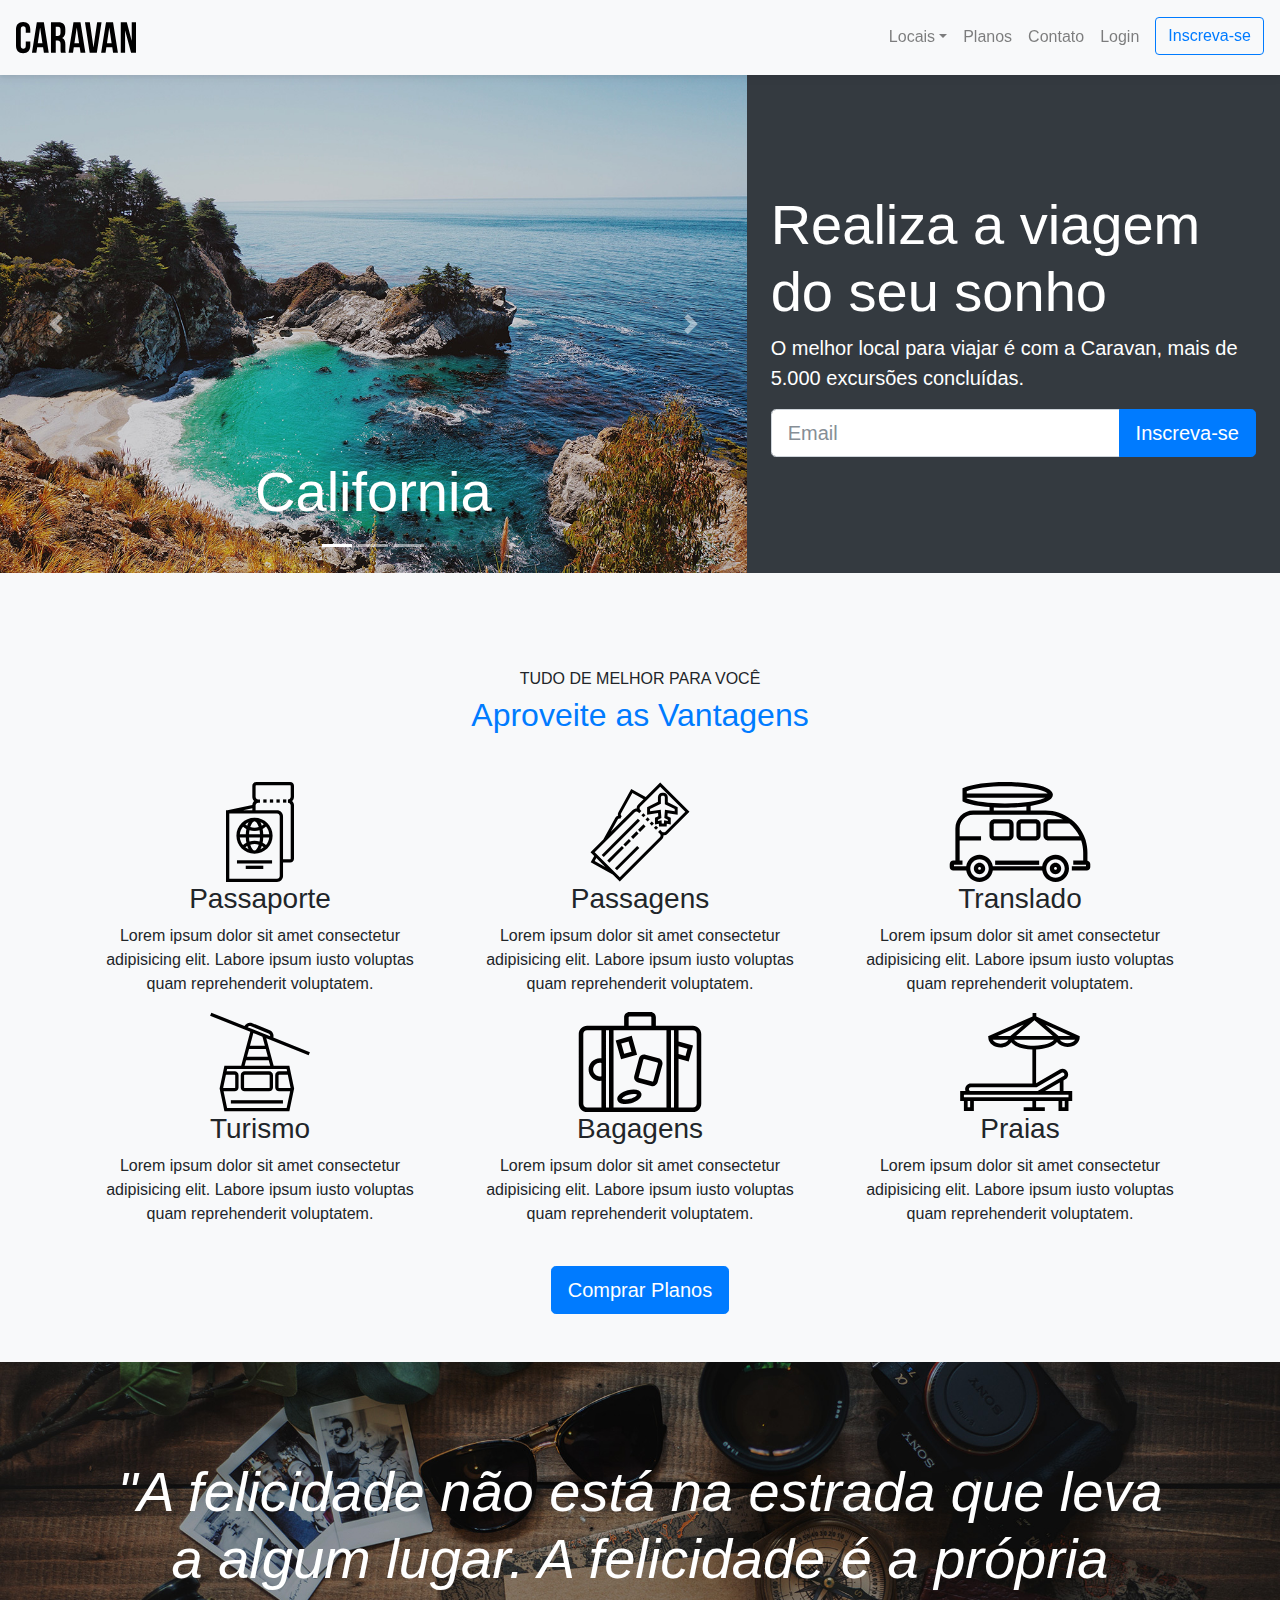
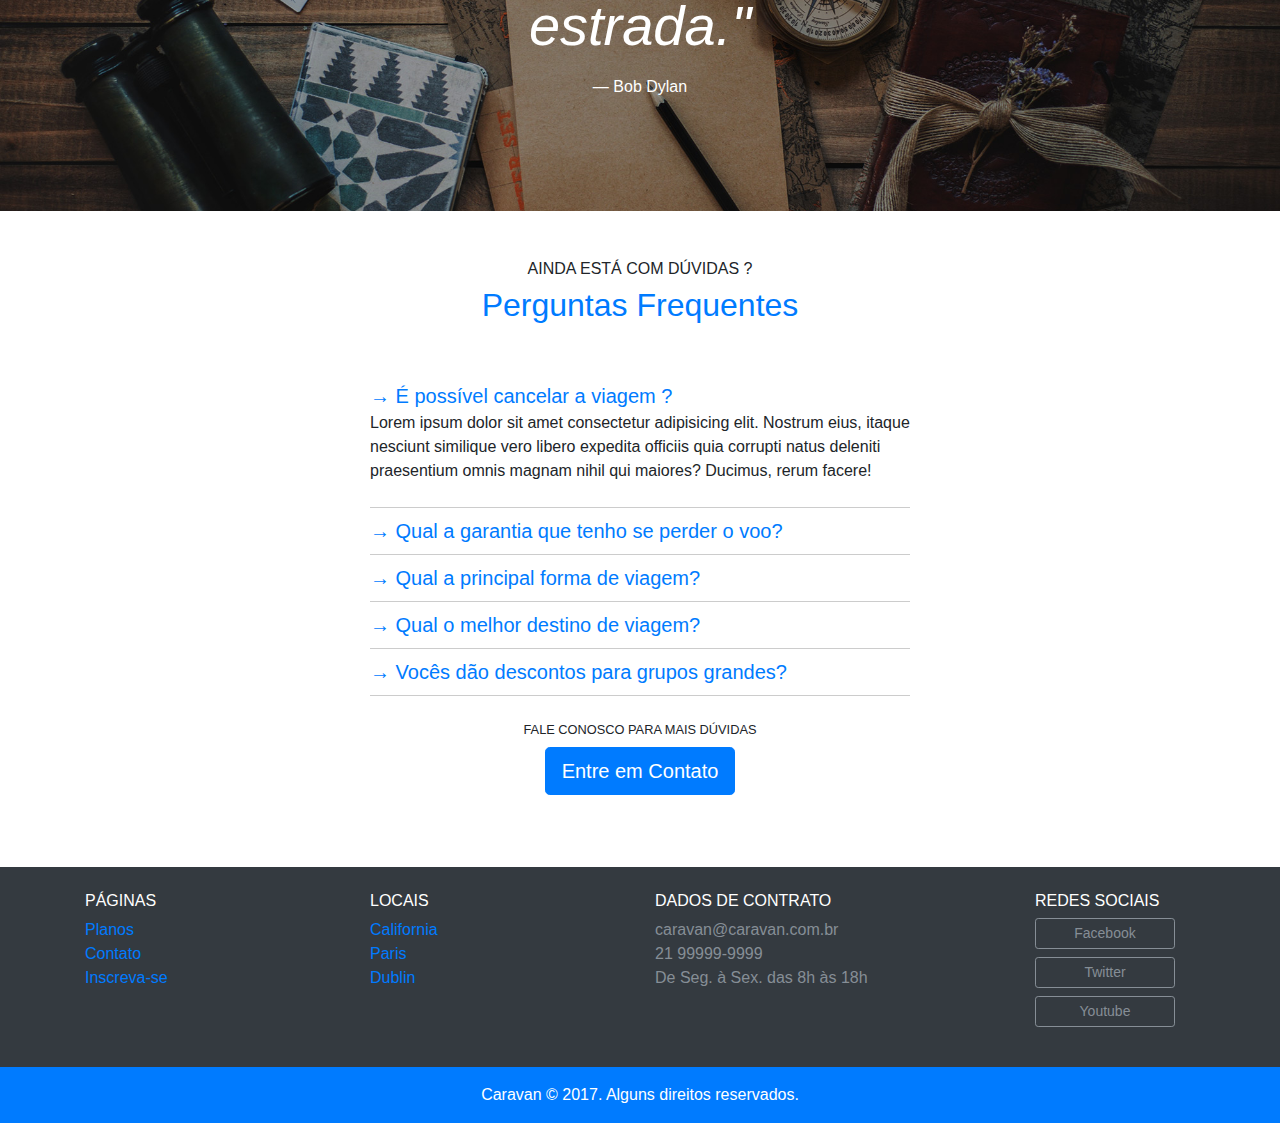
<file: index.html>
<!DOCTYPE html>
<html>

<head>
  <title>Caravan</title>

  <meta charset="utf-8">
  <meta name="viewport" content="width=device-width, initial-scale=1, shrink-to-fit=no">

  <link rel="stylesheet" href="css/bootstrap.css">
  <link rel="stylesheet" href="css/style.css">

  <script type="text/javascript" src="js/jquery-3.2.1.slim.min.js"></script>
  <script type="text/javascript" src="js/popper.min.js"></script>
  <script type="text/javascript" src="js/bootstrap.js"></script>
  <script type="text/javascript" src="js/app.js"></script>

</head>

<body>

  <!-- Modal Login -->

  <div class="modal fade" id="loginModal" tabindex="-1" aria-labelledby="modalLoginTitulo" aria-hidden="true">
    <div class="modal-dialog">
      <div class="modal-content">
        <div class="modal-header">
          <h5 class="modal-title" id="modalLoginTitulo">Entre na sua conta</h5>
          <button type="button" class="close" data-dismiss="modal" aria-label="Close">
            <span aria-hidden="true">&times;</span>
          </button>
        </div>
        <div class="modal-body">
          <form>
            <div class="form-group">
              <label for="loginEmail">Email</label>
              <input type="email" class="form-control" id="loginEmail">
            </div>
            <div class="form-group">
              <label for="loginPassword">Password</label>
              <input type="password" class="form-control" id="loginPassword">
            </div>
            <button type="submit" class="btn btn-primary">Entrar na conta</button>
            <small class="form-text text-muted">Esqueceu a senha? <a href="#">clique aqui</a>.</small>
          </form>
        </div>
      </div>
    </div>
  </div>

  <!-- Fecha Modal -->

  <!-- Menu top -->
  <nav class="navbar navbar-light bg-light navbar-expand-md fixed-top py-3 box-shadown">
    <a href="#" class="navbar-brand">
      <img src="img/caravan.svg" alt="Caravan">
    </a>
    <button class="navbar-toggler" type="button" data-toggle="collapse" data-target="#navbarSupportedContent" aria-controls="navbarSupportedContent" aria-expanded="false" aria-label="Abrir navegação">
      <span class="navbar-toggler-icon"></span>
    </button>
    <div class="collapse navbar-collapse" id="navbarSupportedContent">
      <ul class="navbar-nav ml-auto">
        <li class="nav-item dropdown">
          <a href="#" class="nav-link dropdown-toggle" id="navbarDropdown" role="button" data-toggle="dropdown" aria-haspopup="true" aria-expanded="false">Locais</a>
          <div class="dropdown-menu" aria-labelledby="navbarDropdown">
            <a class="dropdown-item" href="local.html">California</a>
            <a class="dropdown-item" href="local.html">Paris</a>
            <a class="dropdown-item" href="local.html">Dublin</a>
          </div>
        </li>
        <li nav-item>
          <a href="planos.html" class="nav-link">Planos</a>
        </li>
        <li nav-item>
          <a href="contato.html" class="nav-link">Contato</a>
        </li>
        <li nav-item>
          <a href="#" class="nav-link" data-toggle="modal" data-target="#loginModal">Login</a>
        </li>
        <li nav-item>
          <a href="#" class=" btn btn-outline-primary ml-md-2">
            Inscreva-se
          </a>
        </li>
      </ul>
    </div>
  </nav>

  <!-- Carrossel -->
  <section class="container-fluid">
    <div class="row bg-dark text-white">
      <!-- Carrossel -->
      <div class="col-lg-7 p-0">
        <div id="carouselCidades" class="carousel slide" data-ride="carousel">
          <ol class="carousel-indicators">
            <li data-target="#carouselCidades" data-slide-to="0" class="active"></li>
            <li data-target="#carouselCidades" data-slide-to="1"></li>
            <li data-target="#carouselCidades" data-slide-to="2"></li>
          </ol>
          <div class="carousel-inner">
            <div class="carousel-item active">
              <img src="img/california.jpg" class="d-block w-100" alt="california">
              <div class="carousel-caption">
                <h4 class="display-4">California</h4>
              </div>
            </div>
            <div class="carousel-item">
              <img src="img/paris.jpg" class="d-block w-100" alt="Paris">
              <div class="carousel-caption">
                <h4 class="display-4">Paris</h4>
              </div>

            </div>
            <div class="carousel-item">
              <img src="img/dublin.jpg" class="d-block w-100" alt="Dublin">
              <div class="carousel-caption">
                <h4 class="display-4">Dublin</h4>
              </div>
            </div>
          </div>
          <a class="carousel-control-prev" href="#carouselCidades" role="button" data-slide="prev">
            <span class="carousel-control-prev-icon" aria-hidden="true"></span>
            <span class="sr-only">Previous</span>
          </a>
          <a class="carousel-control-next" href="#carouselCidades" role="button" data-slide="next">
            <span class="carousel-control-next-icon" aria-hidden="true"></span>
            <span class="sr-only">Next</span>
          </a>
        </div>
      </div>
      <!-- Campo de Email -->
      <div class="col-lg-5 p-4 align-self-center">
        <h1 class="display-4">Realiza a viagem do seu sonho</h1>
        <p class="lead">O melhor local para viajar é com a Caravan, mais de 5.000 excursões concluídas.</p>
        <form>
          <div class="input-group input-group-lg">
            <input type="text" class="form-control" placeholder="Email" aria-label="Email" aria-describedby="button-addon2">
            <span class="input-group-btn">
              <button class="btn btn-primary" type="button" id="button-addon2">Inscreva-se</button>
            </span>
          </div>
        </form>
      </div>


    </div>
  </section>


  <!-- Lista de Icones -->
  <section class="py-5 bg-light text-center
  text-center">
    <div class="container">
      <div class="my-5">
        <span class="h6 d-block">TUDO DE MELHOR PARA VOCÊ</span>
        <H2 class="diplay-4 text-primary ">Aproveite as Vantagens</H2>
      </div>
      <div class="row">
        <div class="col-xl-4 col-md-6 ">
          <div style="height: 100px" class="d-flex justify-content-center">
            <img src="img/icones/passaporte.svg" alt="Passaporte">
          </div>
          <h3>Passaporte</h3>
          <p>Lorem ipsum dolor sit amet consectetur adipisicing elit. Labore ipsum iusto voluptas quam reprehenderit voluptatem.</p>
        </div>
        <div class="col-xl-4 col-md-6 ">
          <div style="height: 100px" class="d-flex justify-content-center">
            <img src="img/icones/passagens.svg" alt="Passagens">
          </div>
          <h3>Passagens</h3>
          <p>Lorem ipsum dolor sit amet consectetur adipisicing elit. Labore ipsum iusto voluptas quam reprehenderit voluptatem.</p>
        </div>
        <div class="col-xl-4 col-md-6 ">
          <div style="height: 100px" class="d-flex justify-content-center">
            <img src="img/icones/translado.svg" alt="Translado">
          </div>
          <h3>Translado</h3>
          <p>Lorem ipsum dolor sit amet consectetur adipisicing elit. Labore ipsum iusto voluptas quam reprehenderit voluptatem.</p>
        </div>
        <div class="col-xl-4 col-md-6 ">
          <div style="height: 100px" class="d-flex justify-content-center">
            <img src="img/icones/turismo.svg" alt="Turismo">
          </div>
          <h3>Turismo</h3>
          <p>Lorem ipsum dolor sit amet consectetur adipisicing elit. Labore ipsum iusto voluptas quam reprehenderit voluptatem.</p>
        </div>
        <div class="col-xl-4 col-md-6 ">
          <div style="height: 100px" class="d-flex justify-content-center">
            <img src="img/icones/bagagens.svg" alt="Bagagens">
          </div>
          <h3>Bagagens</h3>
          <p>Lorem ipsum dolor sit amet consectetur adipisicing elit. Labore ipsum iusto voluptas quam reprehenderit voluptatem.</p>
        </div>
        <div class="col-xl-4 col-md-6 ">
          <div style="height: 100px" class="d-flex justify-content-center">
            <img src="img/icones/praias.svg" alt="Praias">
          </div>
          <h3>Praias</h3>
          <p>Lorem ipsum dolor sit amet consectetur adipisicing elit. Labore ipsum iusto voluptas quam reprehenderit voluptatem.</p>
        </div>
      </div>
      <div>
        <a href="planos.html" class="btn btn-primary btn-lg mt-4">Comprar Planos</a>
      </div>
    </div>
  </section>

  <!-- Blockquote Frase em Destaque -->
  <section id="home-quote" class="p-md-5">
    <blockquote class="blockquote text-center text-white p-md-5 p-3">
      <p class="display-4">
        <em>"A felicidade não está na estrada que leva a algum lugar. A felicidade é a própria estrada."</em>
      </p>
      <footer class="blockquote-footer text-white">Bob Dylan</footer>
    </blockquote>
  </section>

  <!-- Perguntas Frequentes -->
  <section class="container">
    <div class="my-5 text-center">
      <span class="h6 d-block">AINDA ESTÁ COM DÚVIDAS ?</span>
      <h2 class="diplay-4 text-primary ">Perguntas Frequentes</h2>
    </div>
    <div class="row justify-content-center">
      <div class="col-lg-6" id="perguntasFrequentes" data-children=".pergunta">
        <div class="pergunta py-2">
          <a href="#pergunta1" class="lead" data-toggle="collapse" data-parent="#perguntasFrequentes" aria-expanded="true" aria-controls="pergunta1">→ É possível cancelar a viagem ? </a>
          <div id="pergunta1" class="collapse show" role="tabpanel">

            <p>Lorem ipsum dolor sit amet consectetur adipisicing elit. Nostrum eius, itaque nesciunt similique vero libero expedita officiis quia corrupti natus deleniti praesentium omnis magnam nihil qui maiores? Ducimus, rerum facere!</p>
          </div>
        </div>
        <div class="pergunta py-2">
          <a href="#pergunta2" class="lead" data-toggle="collapse" data-parent="#perguntasFrequentes" aria-expanded="true" aria-controls="pergunta2">→ Qual a garantia que tenho se perder o voo? </a>
          <div id="pergunta2" class="collapse" role="tabpanel">

            <p>Lorem ipsum dolor sit amet consectetur adipisicing elit. Nostrum eius, itaque nesciunt similique vero libero expedita officiis quia corrupti natus deleniti praesentium omnis magnam nihil qui maiores? Ducimus, rerum facere!</p>
          </div>
        </div>
        <div class="pergunta py-2">
          <a href="#pergunta3" class="lead" data-toggle="collapse" data-parent="#perguntasFrequentes" aria-expanded="true" aria-controls="pergunta3">→ Qual a principal forma de viagem? </a>
          <div id="pergunta3" class="collapse" role="tabpanel">

            <p>Lorem ipsum dolor sit amet consectetur adipisicing elit. Nostrum eius, itaque nesciunt similique vero libero expedita officiis quia corrupti natus deleniti praesentium omnis magnam nihil qui maiores? Ducimus, rerum facere!</p>
          </div>
        </div>
        <div class="pergunta py-2">
          <a href="#pergunta4" class="lead" data-toggle="collapse" data-parent="#perguntasFrequentes" aria-expanded="true" aria-controls="pergunta4">→ Qual o melhor destino de viagem? </a>
          <div id="pergunta4" class="collapse" role="tabpanel">

            <p>Lorem ipsum dolor sit amet consectetur adipisicing elit. Nostrum eius, itaque nesciunt similique vero libero expedita officiis quia corrupti natus deleniti praesentium omnis magnam nihil qui maiores? Ducimus, rerum facere!</p>
          </div>
        </div>
        <div class="pergunta py-2">
          <a href="#pergunta5" class="lead" data-toggle="collapse" data-parent="#perguntasFrequentes" aria-expanded="true" aria-controls="pergunta5">→ Vocês dão descontos para grupos grandes? </a>
          <div id="pergunta5" class="collapse" role="tabpanel">

            <p>Lorem ipsum dolor sit amet consectetur adipisicing elit. Nostrum eius, itaque nesciunt similique vero libero expedita officiis quia corrupti natus deleniti praesentium omnis magnam nihil qui maiores? Ducimus, rerum facere!</p>
          </div>
        </div>
        <div class="text-center my-4">
          <p class="small m-2">FALE CONOSCO PARA MAIS DÚVIDAS</p>
          <a href="contato.html" class="btn btn-primary btn-lg">Entre em Contato</a>
        </div>
      </div>
    </div>


  </section>

  <!-- Footer -->
  <footer class="bg-dark text-white mt-5">
    <div class="container py-4">
      <div class="row">
        <div class="col-md-3 col-6">
          <h4 class="h6">PÁGINAS</h4>
          <ul class="list-unstyled">
            <li><a href="planos.html">Planos</a></li>
            <li><a href="contato.html">Contato</a></li>
            <li><a href="inscricao.html">Inscreva-se</a></li>
          </ul>
        </div>
        <div class="col-md-3 col-6">
          <h4 class="h6">LOCAIS</h4>
          <ul class="list-unstyled">
            <li><a href="planos.html">California</a></li>
            <li><a href="contato.html">Paris</a></li>
            <li><a href="inscricao.html">Dublin</a></li>
          </ul>
        </div>
        <div class="col-md-4">
          <h4 class="h6">DADOS DE CONTRATO</h4>
          <ul class="list-unstyled text-secondary">
            <li>caravan@caravan.com.br</li>
            <li>21 99999-9999</li>
            <li>De Seg. à Sex. das 8h às 18h</li>
          </ul>
        </div>
        <div class="col-md-2">
          <h4 class="h6">REDES SOCIAIS</h4>
          <ul class="list-unstyled text-secondary">
            <li><a class="btn btn-outline-secondary btn-sm mb-2 btn-block" style="max-width: 140px;">Facebook</a></li>
            <li><a class=" btn btn-outline-secondary btn-sm mb-2 btn-block" style="max-width: 140px;" href="">Twitter</a></li>
            <li><a class="btn btn-outline-secondary btn-sm mb-2 btn-block" style="max-width: 140px;" href="">Youtube</a></li>
            <li></li>
            <li></li>
          </ul>
        </div>
      </div>
    </div>
    <div class="bg-primary text-center py-3">
      <p class="mb-0">Caravan © 2017. Alguns direitos reservados.</p>
    </div>
  </footer>

</body>

</html>
</file>
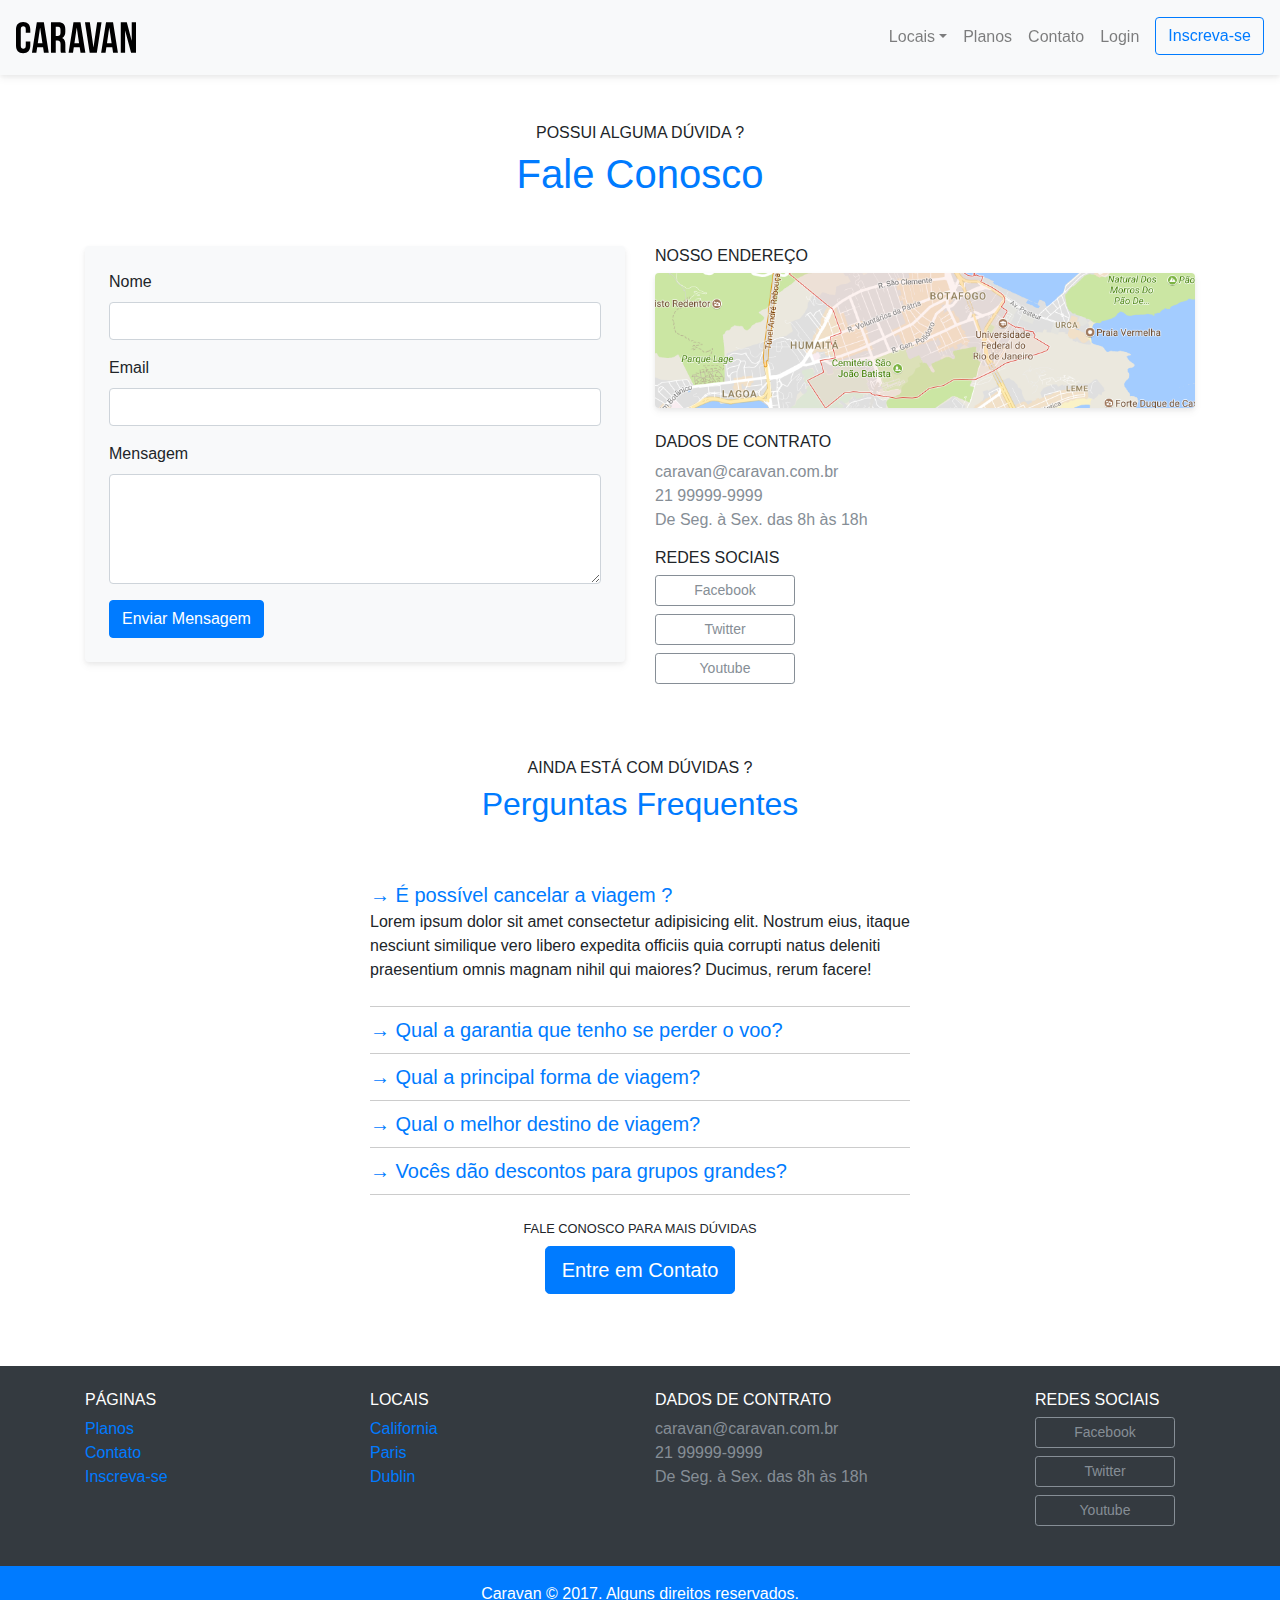
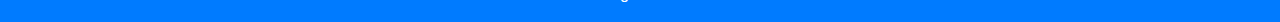
<file: contato.html>
<!DOCTYPE html>
<html>

<head>
  <title>Caravan</title>

  <meta charset="utf-8">
  <meta name="viewport" content="width=device-width, initial-scale=1, shrink-to-fit=no">

  <link rel="stylesheet" href="css/bootstrap.css">
  <link rel="stylesheet" href="css/style.css">

  <script type="text/javascript" src="js/jquery-3.2.1.slim.min.js"></script>
  <script type="text/javascript" src="js/popper.min.js"></script>
  <script type="text/javascript" src="js/bootstrap.js"></script>
  <script type="text/javascript" src="js/app.js"></script>

</head>

<body>

  <!-- Modal Login -->

  <div class="modal fade" id="loginModal" tabindex="-1" aria-labelledby="modalLoginTitulo" aria-hidden="true">
    <div class="modal-dialog">
      <div class="modal-content">
        <div class="modal-header">
          <h5 class="modal-title" id="modalLoginTitulo">Entre na sua conta</h5>
          <button type="button" class="close" data-dismiss="modal" aria-label="Close">
            <span aria-hidden="true">&times;</span>
          </button>
        </div>
        <div class="modal-body">
          <form>
            <div class="form-group">
              <label for="loginEmail">Email</label>
              <input type="email" class="form-control" id="loginEmail">
            </div>
            <div class="form-group">
              <label for="loginPassword">Password</label>
              <input type="password" class="form-control" id="loginPassword">
            </div>
            <button type="submit" class="btn btn-primary">Entrar na conta</button>
            <small class="form-text text-muted">Esqueceu a senha? <a href="#">clique aqui</a>.</small>
          </form>
        </div>
      </div>
    </div>
  </div>

  <!-- Fecha Modal -->

  <!-- Menu top -->
  <nav class="navbar navbar-light bg-light navbar-expand-md fixed-top py-3 box-shadown">
    <a href="#" class="navbar-brand">
      <img src="img/caravan.svg" alt="Caravan">
    </a>
    <button class="navbar-toggler" type="button" data-toggle="collapse" data-target="#navbarSupportedContent" aria-controls="navbarSupportedContent" aria-expanded="false" aria-label="Abrir navegação">
      <span class="navbar-toggler-icon"></span>
    </button>
    <div class="collapse navbar-collapse" id="navbarSupportedContent">
      <ul class="navbar-nav ml-auto">
        <li class="nav-item dropdown">
          <a href="#" class="nav-link dropdown-toggle" id="navbarDropdown" role="button" data-toggle="dropdown" aria-haspopup="true" aria-expanded="false">Locais</a>
          <div class="dropdown-menu" aria-labelledby="navbarDropdown">
            <a class="dropdown-item" href="local.html">California</a>
            <a class="dropdown-item" href="local.html">Paris</a>
            <a class="dropdown-item" href="local.html">Dublin</a>
          </div>
        </li>
        <li nav-item>
          <a href="planos.html" class="nav-link">Planos</a>
        </li>
        <li nav-item>
          <a href="contato.html" class="nav-link">Contato</a>
        </li>
        <li nav-item>
          <a href="#" class="nav-link" data-toggle="modal" data-target="#loginModal">Login</a>
        </li>
        <li nav-item>
          <a href="#" class=" btn btn-outline-primary ml-md-2">
            Inscreva-se
          </a>
        </li>
      </ul>
    </div>
  </nav>

  <!-- Fale Conosco -->
  <section class="container">
    <div class="my-5 text-center">
      <span class="h6 d-block">POSSUI ALGUMA DÚVIDA ?</span>
      <h1 class="diplay-4 text-primary ">Fale Conosco</h1>
    </div>
    <div class="row">
      <div class="col-lg mb-5">
        <form class="bg-light rounded p-4 box-shadown" action="#">
          <div class="form-group">
            <label for="clienteNome">Nome</label>
            <input type="text" class="form-control" id="clienteNome">
          </div>
          <div class="form-group">
            <label for="clienteEmail">Email</label>
            <input type="email" class="form-control" id="clienteEmail">
          </div>
          <div class="form-group">
            <label for="clienteMensagem">Mensagem</label>
            <textarea class="form-control" id="clienteMensagem" rows="4"></textarea>
          </div>
          <button type="submit" class="btn btn-primary">Enviar Mensagem</button>
        </form>
      </div>
      <div class="col-lg">
        <h2 class="h6">NOSSO ENDEREÇO</h2>
        <a href="#">
          <img class="img-fluid box-shadown rounded mb-4" src="img/mapa.png" alt="Endereço da Empresa">
        </a>


        <h2 class="h6">DADOS DE CONTRATO</h2>
        <ul class="list-unstyled text-secondary">
          <li>caravan@caravan.com.br</li>
          <li>21 99999-9999</li>
          <li>De Seg. à Sex. das 8h às 18h</li>
        </ul>

        <h2 class="h6">REDES SOCIAIS</h2>
        <ul class="list-unstyled text-secondary" style="max-width: 140px;">
          <li><a class="btn btn-outline-secondary btn-sm mb-2 btn-block">Facebook</a></li>
          <li><a class=" btn btn-outline-secondary btn-sm mb-2 btn-block" href="">Twitter</a></li>
          <li><a class="btn btn-outline-secondary btn-sm mb-2 btn-block" href="">Youtube</a></li>
          <li></li>
          <li></li>
        </ul>

      </div>
    </div>
  </section>

  <!-- Perguntas Frequentes -->
  <section class="container">
    <div class="my-5 text-center">
      <span class="h6 d-block">AINDA ESTÁ COM DÚVIDAS ?</span>
      <h2 class="diplay-4 text-primary ">Perguntas Frequentes</h2>
    </div>
    <div class="row justify-content-center">
      <div class="col-lg-6" id="perguntasFrequentes" data-children=".pergunta">
        <div class="pergunta py-2">
          <a href="#pergunta1" class="lead" data-toggle="collapse" data-parent="#perguntasFrequentes" aria-expanded="true" aria-controls="pergunta1">→ É possível cancelar a viagem ? </a>
          <div id="pergunta1" class="collapse show" role="tabpanel">

            <p>Lorem ipsum dolor sit amet consectetur adipisicing elit. Nostrum eius, itaque nesciunt similique vero libero expedita officiis quia corrupti natus deleniti praesentium omnis magnam nihil qui maiores? Ducimus, rerum facere!</p>
          </div>
        </div>
        <div class="pergunta py-2">
          <a href="#pergunta2" class="lead" data-toggle="collapse" data-parent="#perguntasFrequentes" aria-expanded="true" aria-controls="pergunta2">→ Qual a garantia que tenho se perder o voo? </a>
          <div id="pergunta2" class="collapse" role="tabpanel">

            <p>Lorem ipsum dolor sit amet consectetur adipisicing elit. Nostrum eius, itaque nesciunt similique vero libero expedita officiis quia corrupti natus deleniti praesentium omnis magnam nihil qui maiores? Ducimus, rerum facere!</p>
          </div>
        </div>
        <div class="pergunta py-2">
          <a href="#pergunta3" class="lead" data-toggle="collapse" data-parent="#perguntasFrequentes" aria-expanded="true" aria-controls="pergunta3">→ Qual a principal forma de viagem? </a>
          <div id="pergunta3" class="collapse" role="tabpanel">

            <p>Lorem ipsum dolor sit amet consectetur adipisicing elit. Nostrum eius, itaque nesciunt similique vero libero expedita officiis quia corrupti natus deleniti praesentium omnis magnam nihil qui maiores? Ducimus, rerum facere!</p>
          </div>
        </div>
        <div class="pergunta py-2">
          <a href="#pergunta4" class="lead" data-toggle="collapse" data-parent="#perguntasFrequentes" aria-expanded="true" aria-controls="pergunta4">→ Qual o melhor destino de viagem? </a>
          <div id="pergunta4" class="collapse" role="tabpanel">

            <p>Lorem ipsum dolor sit amet consectetur adipisicing elit. Nostrum eius, itaque nesciunt similique vero libero expedita officiis quia corrupti natus deleniti praesentium omnis magnam nihil qui maiores? Ducimus, rerum facere!</p>
          </div>
        </div>
        <div class="pergunta py-2">
          <a href="#pergunta5" class="lead" data-toggle="collapse" data-parent="#perguntasFrequentes" aria-expanded="true" aria-controls="pergunta5">→ Vocês dão descontos para grupos grandes? </a>
          <div id="pergunta5" class="collapse" role="tabpanel">

            <p>Lorem ipsum dolor sit amet consectetur adipisicing elit. Nostrum eius, itaque nesciunt similique vero libero expedita officiis quia corrupti natus deleniti praesentium omnis magnam nihil qui maiores? Ducimus, rerum facere!</p>
          </div>
        </div>
        <div class="text-center my-4">
          <p class="small m-2">FALE CONOSCO PARA MAIS DÚVIDAS</p>
          <a href="contato.html" class="btn btn-primary btn-lg">Entre em Contato</a>
        </div>
      </div>
    </div>


  </section>

  <!-- Footer -->
  <footer class="bg-dark text-white mt-5">
    <div class="container py-4">
      <div class="row">
        <div class="col-md-3 col-6">
          <h4 class="h6">PÁGINAS</h4>
          <ul class="list-unstyled">
            <li><a href="planos.html">Planos</a></li>
            <li><a href="contato.html">Contato</a></li>
            <li><a href="inscricao.html">Inscreva-se</a></li>
          </ul>
        </div>
        <div class="col-md-3 col-6">
          <h4 class="h6">LOCAIS</h4>
          <ul class="list-unstyled">
            <li><a href="planos.html">California</a></li>
            <li><a href="contato.html">Paris</a></li>
            <li><a href="inscricao.html">Dublin</a></li>
          </ul>
        </div>
        <div class="col-md-4">
          <h4 class="h6">DADOS DE CONTRATO</h4>
          <ul class="list-unstyled text-secondary">
            <li>caravan@caravan.com.br</li>
            <li>21 99999-9999</li>
            <li>De Seg. à Sex. das 8h às 18h</li>
          </ul>
        </div>
        <div class="col-md-2">
          <h4 class="h6">REDES SOCIAIS</h4>
          <ul class="list-unstyled text-secondary">
            <li><a class="btn btn-outline-secondary btn-sm mb-2 btn-block" style="max-width: 140px;">Facebook</a></li>
            <li><a class=" btn btn-outline-secondary btn-sm mb-2 btn-block" style="max-width: 140px;" href="">Twitter</a></li>
            <li><a class="btn btn-outline-secondary btn-sm mb-2 btn-block" style="max-width: 140px;" href="">Youtube</a></li>
            <li></li>
            <li></li>
          </ul>
        </div>
      </div>
    </div>
    <div class="bg-primary text-center py-3">
      <p class="mb-0">Caravan © 2017. Alguns direitos reservados.</p>
    </div>
  </footer>

</body>

</html>
</file>
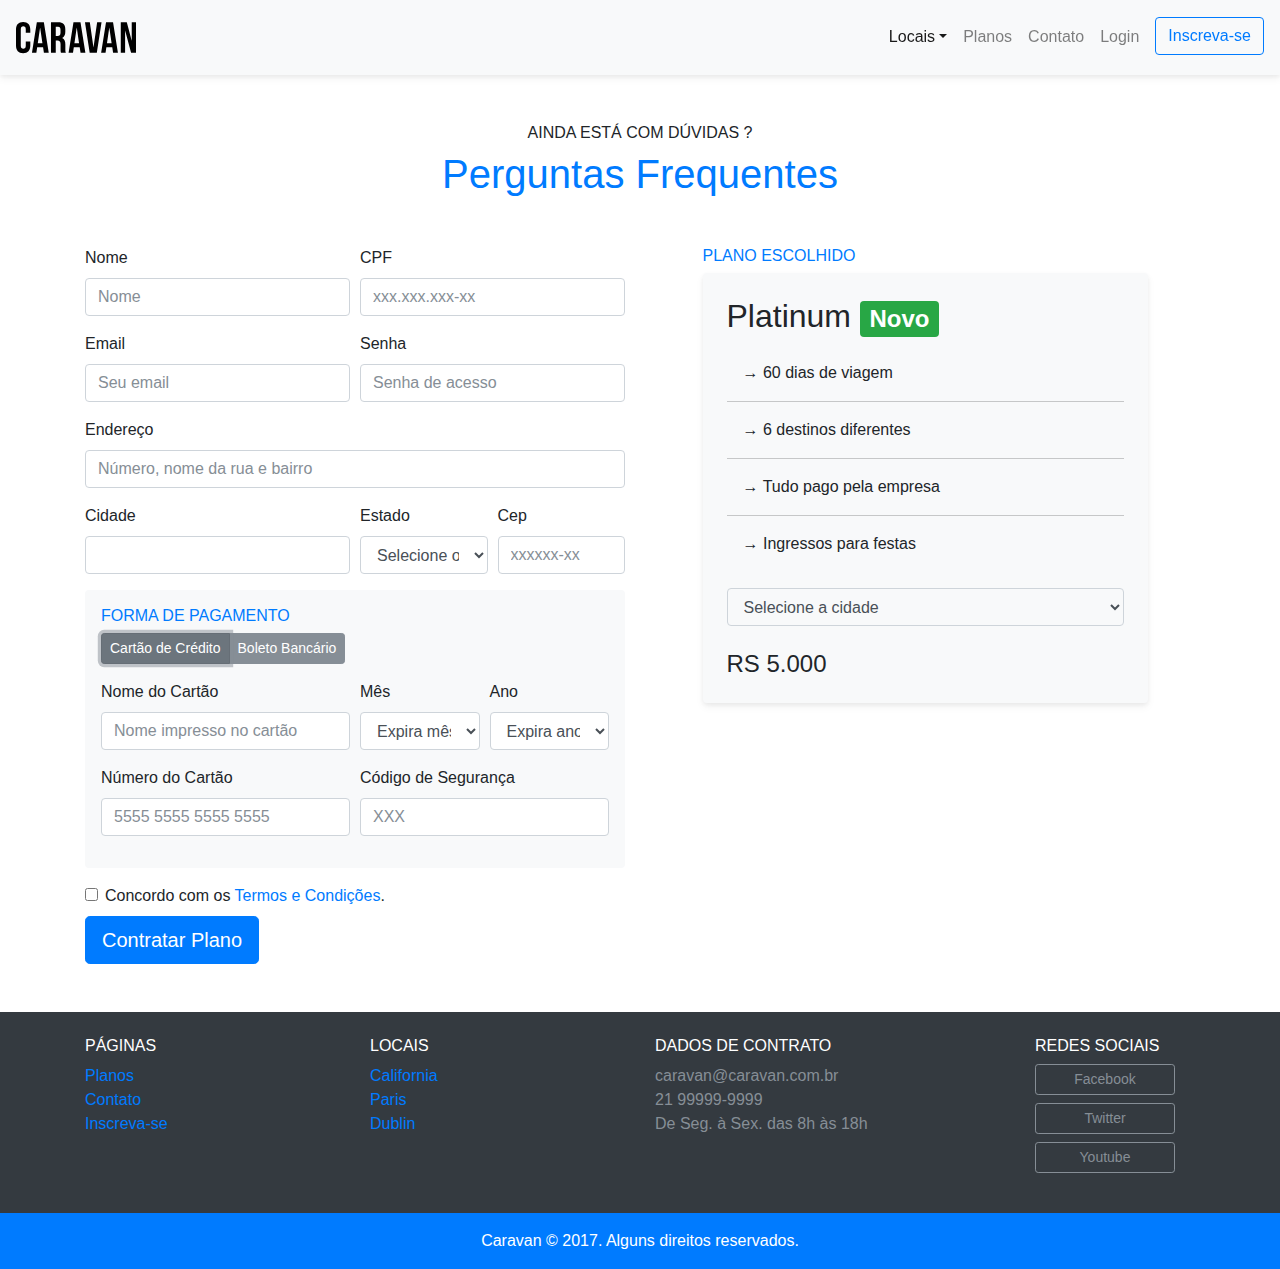
<file: inscricao.html>
<!DOCTYPE html>
<html>

<head>
  <title>Caravan - Inscrição</title>

  <meta charset="utf-8">
  <meta name="viewport" content="width=device-width, initial-scale=1, shrink-to-fit=no">

  <link rel="stylesheet" href="css/bootstrap.css">
  <link rel="stylesheet" href="css/style.css">

  <script type="text/javascript" src="js/jquery-3.2.1.slim.min.js"></script>
  <script type="text/javascript" src="js/popper.min.js"></script>
  <script type="text/javascript" src="js/bootstrap.js"></script>
  <script type="text/javascript" src="js/app.js"></script>

</head>

<body>

  <!-- Modal Login -->

  <div class="modal fade" id="loginModal" tabindex="-1" aria-labelledby="modalLoginTitulo" aria-hidden="true">
    <div class="modal-dialog">
      <div class="modal-content">
        <div class="modal-header">
          <h5 class="modal-title" id="modalLoginTitulo">Entre na sua conta</h5>
          <button type="button" class="close" data-dismiss="modal" aria-label="Close">
            <span aria-hidden="true">&times;</span>
          </button>
        </div>
        <div class="modal-body">
          <form>
            <div class="form-group">
              <label for="loginEmail">Email</label>
              <input type="email" class="form-control" id="loginEmail">
            </div>
            <div class="form-group">
              <label for="loginPassword">Password</label>
              <input type="password" class="form-control" id="loginPassword">
            </div>
            <button type="submit" class="btn btn-primary">Entrar na conta</button>
            <small class="form-text text-muted">Esqueceu a senha? <a href="#">clique aqui</a>.</small>
          </form>
        </div>
      </div>
    </div>
  </div>

  <!-- Fecha Modal -->

  <!-- Menu top -->
  <nav class="navbar navbar-light bg-light navbar-expand-md fixed-top py-3 box-shadown">
    <a href="index.html" class="navbar-brand">
      <img src="img/caravan.svg" alt="Caravan">
    </a>
    <button class="navbar-toggler" type="button" data-toggle="collapse" data-target="#navbarSupportedContent" aria-controls="navbarSupportedContent" aria-expanded="false" aria-label="Abrir navegação">
      <span class="navbar-toggler-icon"></span>
    </button>
    <div class="collapse navbar-collapse" id="navbarSupportedContent">
      <ul class="navbar-nav ml-auto">
        <li class="nav-item dropdown">
          <a href="#" class="nav-link dropdown-toggle active" id="navbarDropdown" role="button" data-toggle="dropdown" aria-haspopup="true" aria-expanded="false">Locais</a>
          <div class="dropdown-menu" aria-labelledby="navbarDropdown">
            <a class="dropdown-item" href="local.html">California</a>
            <a class="dropdown-item" href="local.html">Paris</a>
            <a class="dropdown-item" href="local.html">Dublin</a>
          </div>
        </li>
        <li nav-item>
          <a href="planos.html" class="nav-link">Planos</a>
        </li>
        <li nav-item>
          <a href="contato.html" class="nav-link">Contato</a>
        </li>
        <li nav-item>
          <a href="#" class="nav-link" data-toggle="modal" data-target="#loginModal">Login</a>
        </li>
        <li nav-item>
          <a href="inscricao.html" class=" btn btn-outline-primary ml-md-2">
            Inscreva-se
          </a>
        </li>
      </ul>
    </div>
  </nav>

  <!-- Perguntas Frequentes -->
  <section class="container">
    <div class="my-5 text-center">
      <span class="h6 d-block">AINDA ESTÁ COM DÚVIDAS ?</span>
      <h1 class="diplay-4 text-primary ">Perguntas Frequentes</h1>
    </div>

    <div class="row">
      <form class="col-lg-6" action="">
        <div class="form-row">
          <div class="form-group col-md-6">
            <label for="inputNome">Nome</label>
            <input type="text" class="form-control" id="inputNome" placeholder="Nome">
          </div>
          <div class="form-group col-md-6">
            <label for="inputCPF">CPF</label>
            <input type="text" class="form-control" id="inputCPF" placeholder="xxx.xxx.xxx-xx">
          </div>
          <div class="form-group col-md-6">
            <label for="inputEmail">Email</label>
            <input type="email" class="form-control" id="inputEmail" placeholder="Seu email">
          </div>
          <div class="form-group col-md-6">
            <label for="inputSenha">Senha</label>
            <input type="password" class="form-control" id="inputSenha" placeholder="Senha de acesso">
          </div>
          <div class="form-group col-12">
            <label for="inputEndereco">Endereço</label>
            <input type="text" class="form-control" id="inputEndereco" placeholder="Número, nome da rua e bairro">
          </div>
          <div class="form-group col-md-6">
            <label for="inputCidade">Cidade</label>
            <input type="text" class="form-control" id="inputCidade">
          </div>
          <div class="form-group col-md-3 col-6">
            <label for="inputEstado">Estado</label>
            <select id="inputEstado" class="form-control">
              <option selected>Selecione o Estado</option>
              <option>Rio de Janeiro</option>
              <option>São Paulo</option>
              <option>Paraná</option>
              <option>Ceará</option>
              <option>Acre</option>
            </select>
          </div>
          <div class="form-group col-md-3 col-6">
            <label for="inputCep">Cep</label>
            <input type="text" class="form-control" id="inputCep" placeholder="xxxxxx-xx">
          </div>
        </div>
        <div class="bg-light rounded box-shadow p-3 form-group">
          <h2 class="h6 text-primary">FORMA DE PAGAMENTO</h2>
          <nav class="nav btn-group mb-3" id="formPagamento" role="tablist">
            <button class="btn btn-secondary btn-sm active" id="nav-cartao" data-toggle="tab" href="#nav-cartao-tab" role="tab" aria-controls="nav-cartao-tab" aria-selected="true">Cartão de Crédito</button>
            <button class="btn btn-secondary btn-sm" id="nav-boleto" data-toggle="tab" href="#nav-boleto-tab" role="tab" aria-controls="nav-boleto-tab" aria-selected="false">Boleto Bancário</button>
          </nav>
          <div class="tab-content" id="formaPagamentoContaudo">
            <div class="tab-pane fade show active" id="nav-cartao-tab" role="tabpanel" aria-labelledby="nav-cartao">

              <div class="form-row">
                <div class="form-group col-md-6">
                  <label for="inputCartao">Nome do Cartão</label>
                  <input type="text" class="form-control" id="inputCartao" placeholder="Nome impresso no cartão">
                </div>
                <div class="form-group col-md-3 col-6">
                  <label for="inputExpiraMes">Mês</label>
                  <select id="inputExpiraMes" class="form-control">
                    <option selected>Expira mês...</option>
                    <option>01</option>
                    <option>02</option>
                    <option>03</option>
                    <option>04</option>
                    <option>05</option>
                  </select>
                </div>
                <div class="form-group col-md-3 col-6">
                  <label for="inputExpiraAno">Ano</label>
                  <select id="inputExpiraAno" class="form-control">
                    <option selected>Expira ano...</option>
                    <option>2021</option>
                    <option>2022</option>
                    <option>2023</option>
                    <option>2024</option>
                  </select>
                </div>
                <div class="form-group col-md-6">
                  <label for="inputNumeroCartao">Número do Cartão</label>
                  <input type="text" class="form-control" id="inputNumeroCartao" placeholder="5555 5555 5555 5555">
                </div>
                <div class="form-group col-md-6">
                  <label for="inputCodigoSegunraca">Código de Segurança</label>
                  <input type="password" class="form-control" id="inputCodigoSegunraca" placeholder="XXX">
                </div>
              </div>
            </div>
            <div class="tab-pane fade" id="nav-boleto-tab" role="tabpanel" aria-labelledby="nav-boleto">
              <p class="lead">Clique em contratar plano que enviaremos um boleto para o seu e-mail.</p>
            </div>
          </div>
        </div>
        <div class="form-check">
          <label class="form-check-label">
            <input type="checkbox" class="form-check-input">
            Concordo com os <a href="#">Termos e Condições</a>.
          </label>
        </div>

        <button type="submit" class="btn btn-primary btn-lg">Contratar Plano</button>
      </form>
      <div class="col-lg-5 mx-auto order-first order-lg-1 mb-5">
        <h2 class="h6 text-primary">PLANO ESCOLHIDO</h2>
        <div class="bg-light rounded p-4 box-shadown">
          <h2>Platinum <span class="badge badge-secondary badge-success">Novo</span></h2>
          <ul class="list-unstyled lista-plano">
            <li>→ 60 dias de viagem</li>
            <li>→ 6 destinos diferentes</li>
            <li>→ Tudo pago pela empresa</li>
            <li>→ Ingressos para festas</li>
          </ul>
          <form action="#">
            <div class="form-group">
              <select class="form-control bg-light" id="inputCidades">
                <option>Selecione a cidade</option>
                <option>California</option>
                <option>Paris</option>
                <option>Dublin</option>
              </select>
            </div>
          </form>
          <div class="row mt-4">
            <div class="col">
              <span class="h4">RS 5.000</span>
            </div>
          </div>
        </div>
      </div>
    </div>
  </section>

  <!-- Footer -->
  <footer class="bg-dark text-white mt-5">
    <div class="container py-4">
      <div class="row">
        <div class="col-md-3 col-6">
          <h4 class="h6">PÁGINAS</h4>
          <ul class="list-unstyled">
            <li><a href="planos.html">Planos</a></li>
            <li><a href="contato.html">Contato</a></li>
            <li><a href="inscricao.html">Inscreva-se</a></li>
          </ul>
        </div>
        <div class="col-md-3 col-6">
          <h4 class="h6">LOCAIS</h4>
          <ul class="list-unstyled">
            <li><a href="planos.html">California</a></li>
            <li><a href="contato.html">Paris</a></li>
            <li><a href="inscricao.html">Dublin</a></li>
          </ul>
        </div>
        <div class="col-md-4">
          <h4 class="h6">DADOS DE CONTRATO</h4>
          <ul class="list-unstyled text-secondary">
            <li>caravan@caravan.com.br</li>
            <li>21 99999-9999</li>
            <li>De Seg. à Sex. das 8h às 18h</li>
          </ul>
        </div>
        <div class="col-md-2">
          <h4 class="h6">REDES SOCIAIS</h4>
          <ul class="list-unstyled text-secondary">
            <li><a class="btn btn-outline-secondary btn-sm mb-2 btn-block" style="max-width: 140px;">Facebook</a></li>
            <li><a class=" btn btn-outline-secondary btn-sm mb-2 btn-block" style="max-width: 140px;" href="">Twitter</a></li>
            <li><a class="btn btn-outline-secondary btn-sm mb-2 btn-block" style="max-width: 140px;" href="">Youtube</a></li>
            <li></li>
            <li></li>
          </ul>
        </div>
      </div>
    </div>
    <div class="bg-primary text-center py-3">
      <p class="mb-0">Caravan © 2017. Alguns direitos reservados.</p>
    </div>
  </footer>

</body>

</html>
</file>
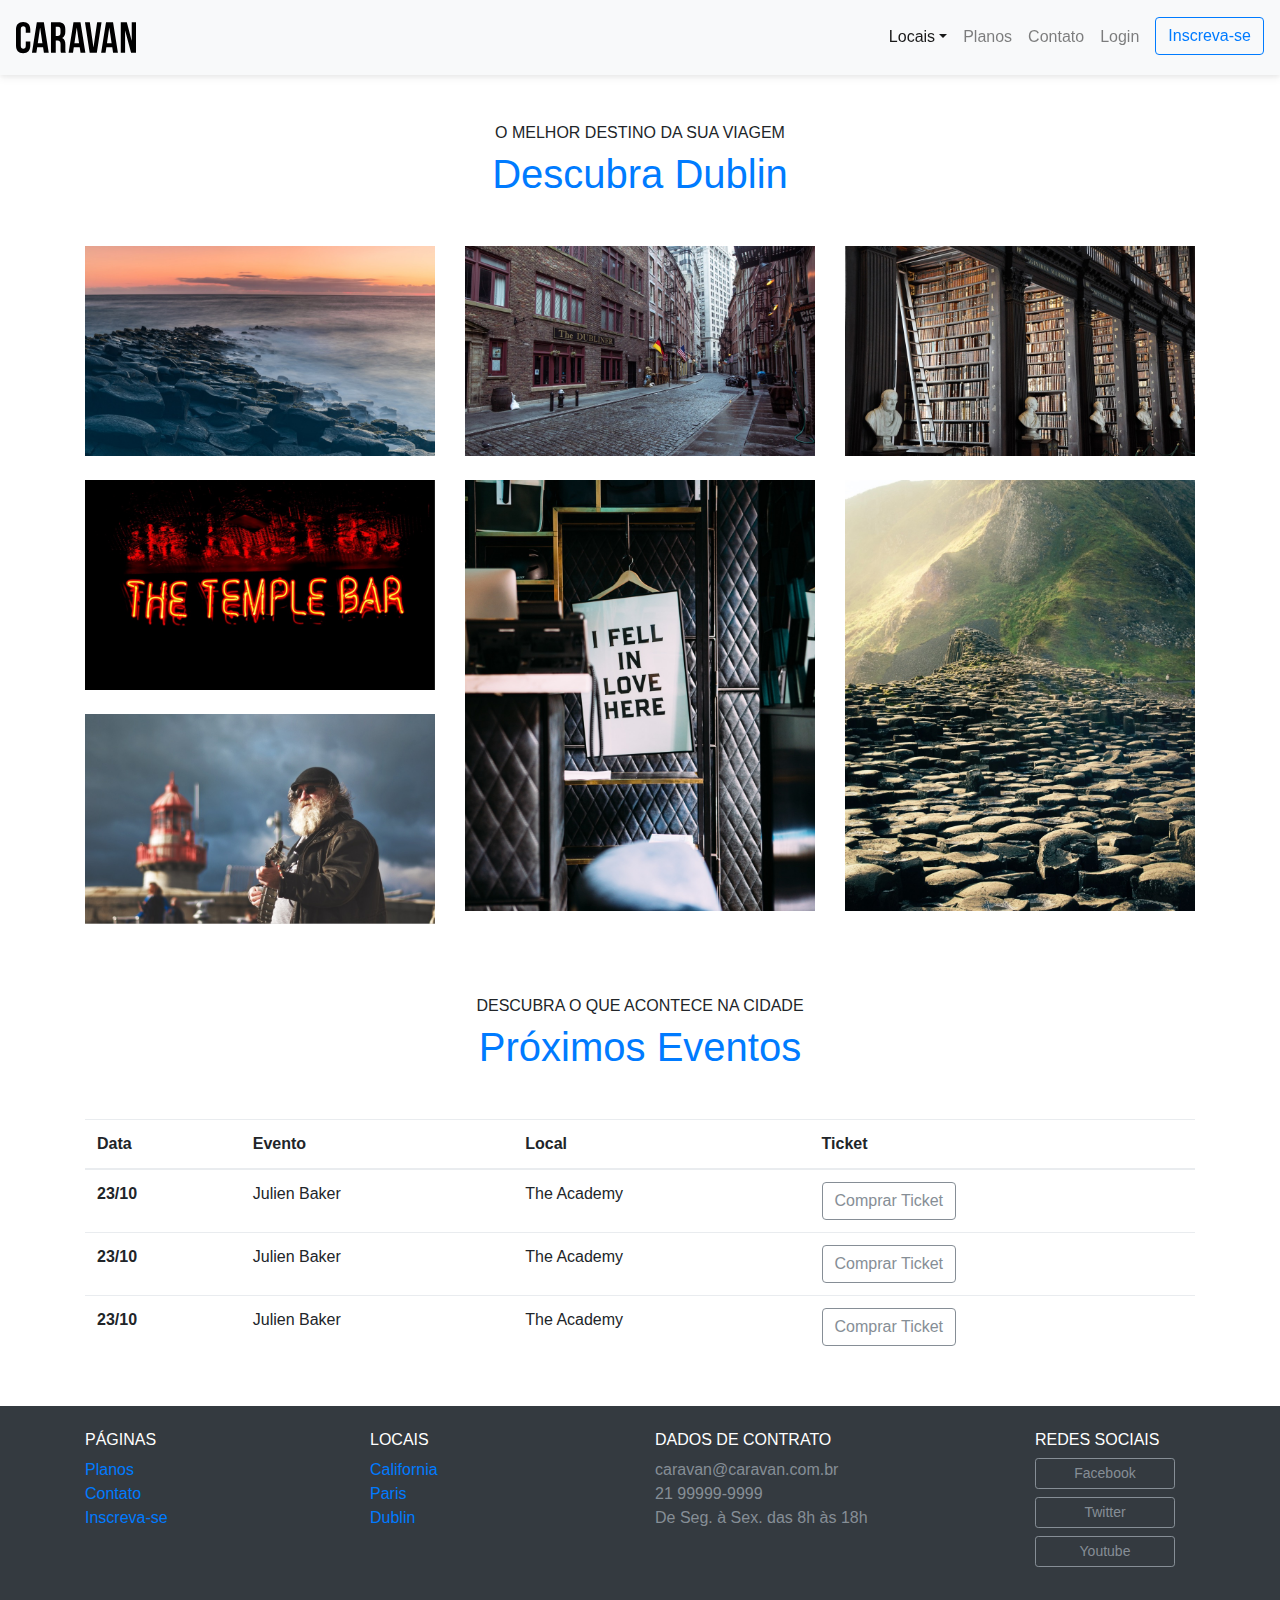
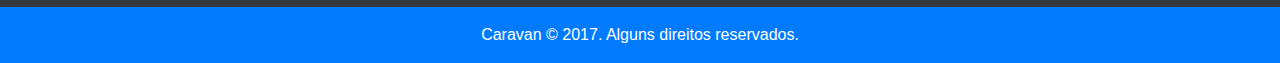
<file: local.html>
<!DOCTYPE html>
<html>

<head>
  <title>Caravan - Local</title>

  <meta charset="utf-8">
  <meta name="viewport" content="width=device-width, initial-scale=1, shrink-to-fit=no">

  <link rel="stylesheet" href="css/bootstrap.css">
  <link rel="stylesheet" href="css/style.css">

  <script type="text/javascript" src="js/jquery-3.2.1.slim.min.js"></script>
  <script type="text/javascript" src="js/popper.min.js"></script>
  <script type="text/javascript" src="js/bootstrap.js"></script>
  <script type="text/javascript" src="js/app.js"></script>

</head>

<body>

  <!-- Modal Login -->

  <div class="modal fade" id="loginModal" tabindex="-1" aria-labelledby="modalLoginTitulo" aria-hidden="true">
    <div class="modal-dialog">
      <div class="modal-content">
        <div class="modal-header">
          <h5 class="modal-title" id="modalLoginTitulo">Entre na sua conta</h5>
          <button type="button" class="close" data-dismiss="modal" aria-label="Close">
            <span aria-hidden="true">&times;</span>
          </button>
        </div>
        <div class="modal-body">
          <form>
            <div class="form-group">
              <label for="loginEmail">Email</label>
              <input type="email" class="form-control" id="loginEmail">
            </div>
            <div class="form-group">
              <label for="loginPassword">Password</label>
              <input type="password" class="form-control" id="loginPassword">
            </div>
            <button type="submit" class="btn btn-primary">Entrar na conta</button>
            <small class="form-text text-muted">Esqueceu a senha? <a href="#">clique aqui</a>.</small>
          </form>
        </div>
      </div>
    </div>
  </div>

  <!-- Fecha Modal -->

  <!-- Menu top -->
  <nav class="navbar navbar-light bg-light navbar-expand-md fixed-top py-3 box-shadown">
    <a href="index.html" class="navbar-brand">
      <img src="img/caravan.svg" alt="Caravan">
    </a>
    <button class="navbar-toggler" type="button" data-toggle="collapse" data-target="#navbarSupportedContent" aria-controls="navbarSupportedContent" aria-expanded="false" aria-label="Abrir navegação">
      <span class="navbar-toggler-icon"></span>
    </button>
    <div class="collapse navbar-collapse" id="navbarSupportedContent">
      <ul class="navbar-nav ml-auto">
        <li class="nav-item dropdown">
          <a href="#" class="nav-link dropdown-toggle active" id="navbarDropdown" role="button" data-toggle="dropdown" aria-haspopup="true" aria-expanded="false">Locais</a>
          <div class="dropdown-menu" aria-labelledby="navbarDropdown">
            <a class="dropdown-item" href="local.html">California</a>
            <a class="dropdown-item" href="local.html">Paris</a>
            <a class="dropdown-item" href="local.html">Dublin</a>
          </div>
        </li>
        <li nav-item>
          <a href="planos.html" class="nav-link">Planos</a>
        </li>
        <li nav-item>
          <a href="contato.html" class="nav-link">Contato</a>
        </li>
        <li nav-item>
          <a href="#" class="nav-link" data-toggle="modal" data-target="#loginModal">Login</a>
        </li>
        <li nav-item>
          <a href="inscricao.html" class=" btn btn-outline-primary ml-md-2">
            Inscreva-se
          </a>
        </li>
      </ul>
    </div>
  </nav>


  <!-- Lista de Icones -->
  <section class="container">
    <div class="text-center my-5">
      <span class="h6 d-block">O MELHOR DESTINO DA SUA VIAGEM</span>
      <h1 class="diplay-4 text-primary ">Descubra Dublin</h1>
    </div>

    <div class="row">
      <div class="col-md">
        <img class="img-fluid mb-4" src="img/local/foto-1.jpg" alt="Foto 1">
        <img class="img-fluid mb-4" src="img/local/foto-2.jpg" alt="Foto 2">
        <img class="img-fluid mb-4" src="img/local/foto-3.jpg" alt="Foto 3">
      </div>
      <div class="col-md">
        <img class="img-fluid mb-4" src="img/local/foto-4.jpg" alt="Foto 4">
        <img class="img-fluid mb-4" src="img/local/foto-5.jpg" alt="Foto 5">
      </div>
      <div class="col-md">
        <img class="img-fluid mb-4" src="img/local/foto-6.jpg" alt="Foto 6">
        <img class="img-fluid mb-4" src="img/local/foto-7.jpg" alt="Foto 7">
      </div>
    </div>
  </section>

  <!-- Tabela de Hórarios -->
  <section class="container">
    <div class="text-center my-5">
      <span class="h6 d-block">DESCUBRA O QUE ACONTECE NA CIDADE</span>
      <h1 class="diplay-4 text-primary ">Próximos Eventos</h1>
    </div>

    <table class="table table-hover table-responsive-md">
      <thead>
        <tr>
          <th scope="col">Data</th>
          <th scope="col">Evento</th>
          <th scope="col">Local</th>
          <th scope="col">Ticket</th>
        </tr>
      </thead>
      <tbody>
        <tr>
          <th scope="row">23/10</th>
          <td>Julien Baker</td>
          <td>The Academy</td>
          <td><a href="#" class="btn btn-outline-secondary">Comprar Ticket</a></td>
        </tr>
        <tr>
          <th scope="row">23/10</th>
          <td>Julien Baker</td>
          <td>The Academy</td>
          <td><a href="#" class="btn btn-outline-secondary">Comprar Ticket</a></td>
        </tr>
        <tr>
          <th scope="row">23/10</th>
          <td>Julien Baker</td>
          <td>The Academy</td>
          <td><a href="#" class="btn btn-outline-secondary">Comprar Ticket</a></td>
        </tr>
      </tbody>
    </table>
  </section>




  <!-- Footer -->
  <footer class="bg-dark text-white mt-5">
    <div class="container py-4">
      <div class="row">
        <div class="col-md-3 col-6">
          <h4 class="h6">PÁGINAS</h4>
          <ul class="list-unstyled">
            <li><a href="planos.html">Planos</a></li>
            <li><a href="contato.html">Contato</a></li>
            <li><a href="inscricao.html">Inscreva-se</a></li>
          </ul>
        </div>
        <div class="col-md-3 col-6">
          <h4 class="h6">LOCAIS</h4>
          <ul class="list-unstyled">
            <li><a href="planos.html">California</a></li>
            <li><a href="contato.html">Paris</a></li>
            <li><a href="inscricao.html">Dublin</a></li>
          </ul>
        </div>
        <div class="col-md-4">
          <h4 class="h6">DADOS DE CONTRATO</h4>
          <ul class="list-unstyled text-secondary">
            <li>caravan@caravan.com.br</li>
            <li>21 99999-9999</li>
            <li>De Seg. à Sex. das 8h às 18h</li>
          </ul>
        </div>
        <div class="col-md-2">
          <h4 class="h6">REDES SOCIAIS</h4>
          <ul class="list-unstyled text-secondary">
            <li><a class="btn btn-outline-secondary btn-sm mb-2 btn-block" style="max-width: 140px;">Facebook</a></li>
            <li><a class=" btn btn-outline-secondary btn-sm mb-2 btn-block" style="max-width: 140px;" href="">Twitter</a></li>
            <li><a class="btn btn-outline-secondary btn-sm mb-2 btn-block" style="max-width: 140px;" href="">Youtube</a></li>
            <li></li>
            <li></li>
          </ul>
        </div>
      </div>
    </div>
    <div class="bg-primary text-center py-3">
      <p class="mb-0">Caravan © 2017. Alguns direitos reservados.</p>
    </div>
  </footer>

</body>

</html>
</file>
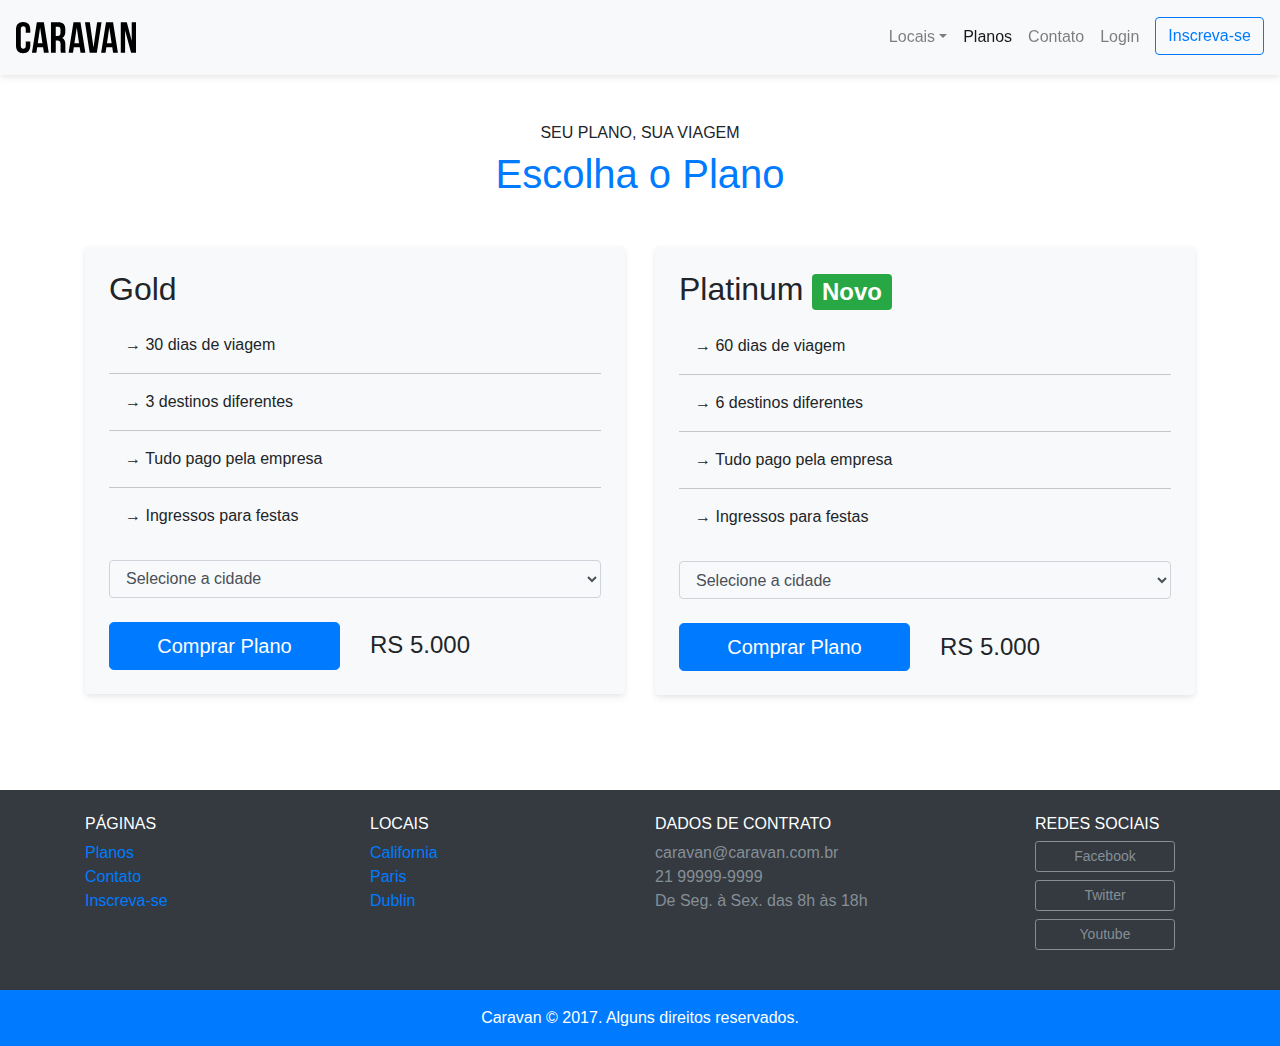
<file: planos.html>
<!DOCTYPE html>
<html>

<head>
  <title>Caravan - Local</title>

  <meta charset="utf-8">
  <meta name="viewport" content="width=device-width, initial-scale=1, shrink-to-fit=no">

  <link rel="stylesheet" href="css/bootstrap.css">
  <link rel="stylesheet" href="css/style.css">

  <script type="text/javascript" src="js/jquery-3.2.1.slim.min.js"></script>
  <script type="text/javascript" src="js/popper.min.js"></script>
  <script type="text/javascript" src="js/bootstrap.js"></script>
  <script type="text/javascript" src="js/app.js"></script>

</head>

<body>

  <!-- Modal Login -->

  <div class="modal fade" id="loginModal" tabindex="-1" aria-labelledby="modalLoginTitulo" aria-hidden="true">
    <div class="modal-dialog">
      <div class="modal-content">
        <div class="modal-header">
          <h5 class="modal-title" id="modalLoginTitulo">Entre na sua conta</h5>
          <button type="button" class="close" data-dismiss="modal" aria-label="Close">
            <span aria-hidden="true">&times;</span>
          </button>
        </div>
        <div class="modal-body">
          <form>
            <div class="form-group">
              <label for="loginEmail">Email</label>
              <input type="email" class="form-control" id="loginEmail">
            </div>
            <div class="form-group">
              <label for="loginPassword">Password</label>
              <input type="password" class="form-control" id="loginPassword">
            </div>
            <button type="submit" class="btn btn-primary">Entrar na conta</button>
            <small class="form-text text-muted">Esqueceu a senha? <a href="#">clique aqui</a>.</small>
          </form>
        </div>
      </div>
    </div>
  </div>

  <!-- Fecha Modal -->

  <!-- Menu top -->
  <nav class="navbar navbar-light bg-light navbar-expand-md fixed-top py-3 box-shadown">
    <a href="#" class="navbar-brand">
      <img src="img/caravan.svg" alt="Caravan">
    </a>
    <button class="navbar-toggler" type="button" data-toggle="collapse" data-target="#navbarSupportedContent" aria-controls="navbarSupportedContent" aria-expanded="false" aria-label="Abrir navegação">
      <span class="navbar-toggler-icon"></span>
    </button>
    <div class="collapse navbar-collapse" id="navbarSupportedContent">
      <ul class="navbar-nav ml-auto">
        <li class="nav-item dropdown">
          <a href="#" class="nav-link dropdown-toggle" id="navbarDropdown" role="button" data-toggle="dropdown" aria-haspopup="true" aria-expanded="false">Locais</a>
          <div class="dropdown-menu" aria-labelledby="navbarDropdown">
            <a class="dropdown-item" href="local.html">California</a>
            <a class="dropdown-item" href="local.html">Paris</a>
            <a class="dropdown-item" href="local.html">Dublin</a>
          </div>
        </li>
        <li nav-item>
          <a href="planos.html" class="nav-link active">Planos</a>
        </li>
        <li nav-item>
          <a href="contato.html" class="nav-link">Contato</a>
        </li>
        <li nav-item>
          <a href="#" class="nav-link" data-toggle="modal" data-target="#loginModal">Login</a>
        </li>
        <li nav-item>
          <a href="#" class=" btn btn-outline-primary ml-md-2">
            Inscreva-se
          </a>
        </li>
      </ul>
    </div>
  </nav>


  <!-- Lista de Icones -->
  <section class="container">
    <div class="text-center my-5">
      <span class="h6 d-block">SEU PLANO, SUA VIAGEM</span>
      <h1 class="diplay-4 text-primary ">Escolha o Plano</h1>
    </div>

    <div class="row">
      <div class="col-md mb-5">
        <div class="bg-light rounded p-4 box-shadown">
          <h2>Gold</h2>
          <ul class="list-unstyled lista-plano">
            <li>→ 30 dias de viagem</li>
            <li>→ 3 destinos diferentes</li>
            <li>→ Tudo pago pela empresa</li>
            <li>→ Ingressos para festas</li>
          </ul>
          <form action="#">
            <div class="form-group">
              <select class="form-control bg-light" id="inputCidades">
                <option>Selecione a cidade</option>
                <option>California</option>
                <option>Paris</option>
                <option>Dublin</option>
              </select>
            </div>
          </form>
          <div class="row align-items-center mt-4">
            <div class="col">
              <a href="inscricao.html" class="btn btn-primary btn-lg btn-block">Comprar Plano</a>
            </div>
            <div class="col">
              <span class="h4">RS 5.000</span>
            </div>
          </div>
        </div>
      </div>

      <div class="col-md">
        <div class="bg-light rounded p-4 box-shadown">
          <h2>Platinum <span class="badge badge-secondary badge-success">Novo</span></h2>
          <ul class="list-unstyled lista-plano">
            <li>→ 60 dias de viagem</li>
            <li>→ 6 destinos diferentes</li>
            <li>→ Tudo pago pela empresa</li>
            <li>→ Ingressos para festas</li>
          </ul>
          <form action="#">
            <div class="form-group">
              <select class="form-control bg-light" id="inputCidades">
                <option>Selecione a cidade</option>
                <option>California</option>
                <option>Paris</option>
                <option>Dublin</option>
              </select>
            </div>
          </form>
          <div class="row align-items-center mt-4">
            <div class="col">
              <a href="inscricao.html" class="btn btn-primary btn-lg btn-block">Comprar Plano</a>
            </div>
            <div class="col">
              <span class="h4">RS 5.000</span>
            </div>
          </div>
        </div>
      </div>
    </div>

  </section>




  <!-- Footer -->
  <footer class="bg-dark text-white mt-5">
    <div class="container py-4">
      <div class="row">
        <div class="col-md-3 col-6">
          <h4 class="h6">PÁGINAS</h4>
          <ul class="list-unstyled">
            <li><a href="planos.html">Planos</a></li>
            <li><a href="contato.html">Contato</a></li>
            <li><a href="inscricao.html">Inscreva-se</a></li>
          </ul>
        </div>
        <div class="col-md-3 col-6">
          <h4 class="h6">LOCAIS</h4>
          <ul class="list-unstyled">
            <li><a href="planos.html">California</a></li>
            <li><a href="contato.html">Paris</a></li>
            <li><a href="inscricao.html">Dublin</a></li>
          </ul>
        </div>
        <div class="col-md-4">
          <h4 class="h6">DADOS DE CONTRATO</h4>
          <ul class="list-unstyled text-secondary">
            <li>caravan@caravan.com.br</li>
            <li>21 99999-9999</li>
            <li>De Seg. à Sex. das 8h às 18h</li>
          </ul>
        </div>
        <div class="col-md-2">
          <h4 class="h6">REDES SOCIAIS</h4>
          <ul class="list-unstyled text-secondary">
            <li><a class="btn btn-outline-secondary btn-sm mb-2 btn-block" style="max-width: 140px;">Facebook</a></li>
            <li><a class=" btn btn-outline-secondary btn-sm mb-2 btn-block" style="max-width: 140px;" href="">Twitter</a></li>
            <li><a class="btn btn-outline-secondary btn-sm mb-2 btn-block" style="max-width: 140px;" href="">Youtube</a></li>
            <li></li>
            <li></li>
          </ul>
        </div>
      </div>
    </div>
    <div class="bg-primary text-center py-3">
      <p class="mb-0">Caravan © 2017. Alguns direitos reservados.</p>
    </div>
  </footer>

</body>

</html>
</file>
<file: css/style.css>
body {
  padding-top: 75px;
}

.box-shadown {
  box-shadow: 0 2px 4px 0 rgba(0, 0, 0, 0.05), 0 4px 8px 0 rgba(0, 0, 0, 0.05);
}

#home-quote {
  background: url('../img/bg-quote.jpg') center center;
  background-size: cover;
}

@media (max-width: 768px) {
  #home-quote .display-4 {
    font-size: 2.5rem;
  }

  body {
    padding: 0px;
  }

  .fixed-top {
    position: relative;
  }
}

.pergunta {
  border-bottom: solid 1px rgba(0, 0, 0, 0.2);
}

.lista-plano li {
  padding: 1rem;
}

.lista-plano li + li {
  border-top: solid 1px rgba(0, 0, 0, 0.2);
}
</file>
